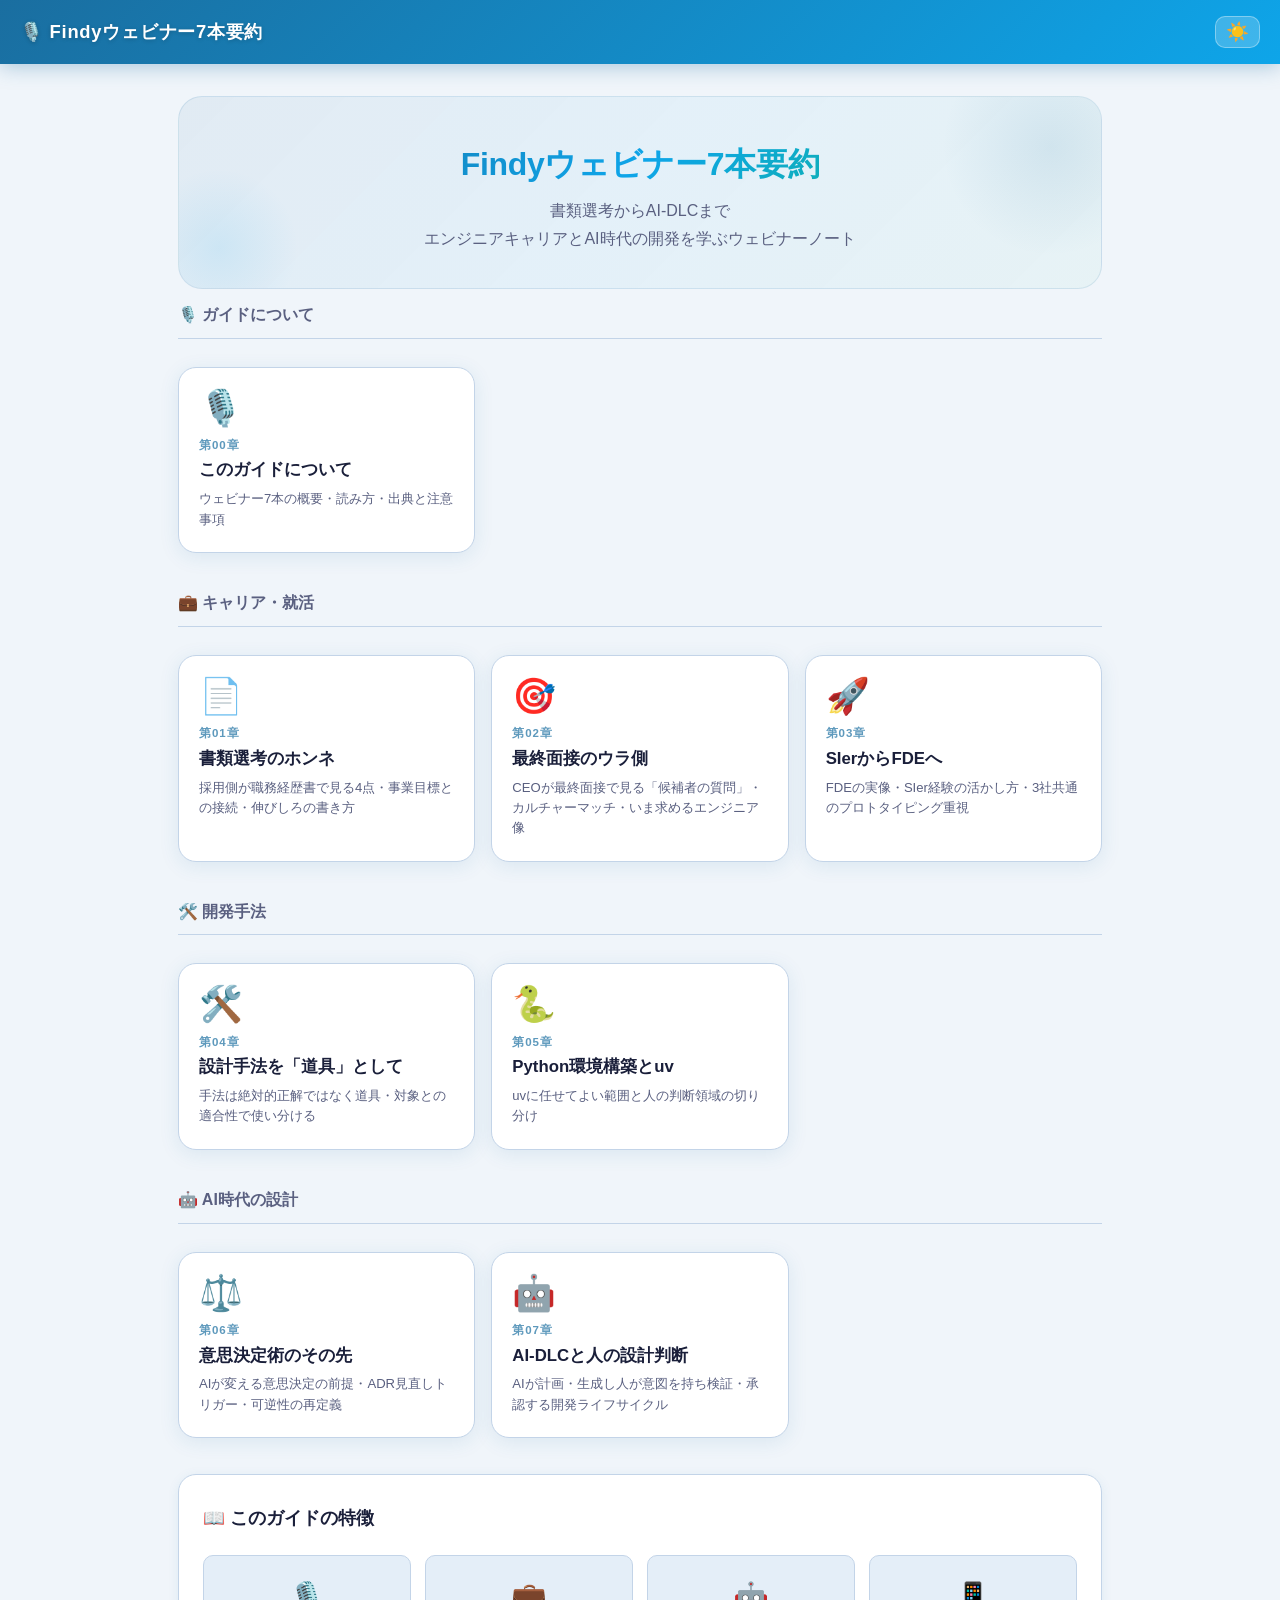
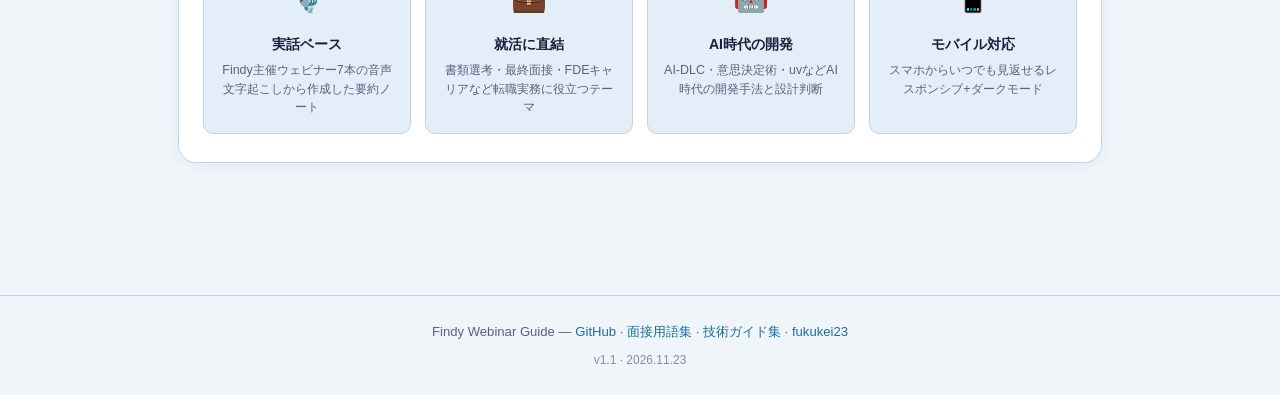
<file: docs/index.html>
<!DOCTYPE html>
<html lang="ja" data-theme="light">
<head>
    <meta charset="UTF-8">
    <meta name="viewport" content="width=device-width, initial-scale=1.0">
    <title>Findyウェビナー7本要約</title>
    <meta name="description" content="Findy主催ウェビナー7本の要約ノート — 書類選考からAI-DLCまで、エンジニアキャリアとAI時代の開発を学ぶ">
    <meta property="og:title" content="Findyウェビナー7本要約">
    <meta property="og:description" content="Findy主催ウェビナー7本の要約ノート — 書類選考からAI-DLCまで、エンジニアキャリアとAI時代の開発を学ぶ">
    <meta property="og:type" content="website">
    <meta property="og:url" content="https://fukukei23.github.io/findy-webinar-guide/">
    <link rel="stylesheet" href="assets/style.css">
    <link rel="icon" href="data:image/svg+xml,<svg xmlns='http://www.w3.org/2000/svg' viewBox='0 0 100 100'><text y='.9em' font-size='90'>🎙️</text></svg>">
</head>
<body class="index-page">
    <header class="site-header">
        <span class="site-title">🎙️ Findyウェビナー7本要約</span>
        <button class="theme-toggle" id="themeToggle" aria-label="テーマ切替">
            <span class="icon-light">☀️</span>
            <span class="icon-dark">🌙</span>
        </button>
    </header>

    <main class="content">
        <section class="hero">
            <h1>Findyウェビナー7本要約</h1>
            <p>書類選考からAI-DLCまで<br>エンジニアキャリアとAI時代の開発を学ぶウェビナーノート</p>
        </section>

        
        <section class="chapter-category">
            <h2 class="chapter-category-heading">🎙️ ガイドについて</h2>
            <div class="chapter-grid">
                
                <a href="chapters/00-overview.html" class="chapter-card">
                    <div class="card-icon">🎙️</div>
                    <div class="card-number">第00章</div>
                    <h2 class="card-title">このガイドについて</h2>
                    <p class="card-desc">ウェビナー7本の概要・読み方・出典と注意事項</p>
                </a>
                
            </div>
        </section>
        
        <section class="chapter-category">
            <h2 class="chapter-category-heading">💼 キャリア・就活</h2>
            <div class="chapter-grid">
                
                <a href="chapters/01-vpoe-document-screening.html" class="chapter-card">
                    <div class="card-icon">📄</div>
                    <div class="card-number">第01章</div>
                    <h2 class="card-title">書類選考のホンネ</h2>
                    <p class="card-desc">採用側が職務経歴書で見る4点・事業目標との接続・伸びしろの書き方</p>
                </a>
                
                <a href="chapters/02-final-interview.html" class="chapter-card">
                    <div class="card-icon">🎯</div>
                    <div class="card-number">第02章</div>
                    <h2 class="card-title">最終面接のウラ側</h2>
                    <p class="card-desc">CEOが最終面接で見る「候補者の質問」・カルチャーマッチ・いま求めるエンジニア像</p>
                </a>
                
                <a href="chapters/03-sier-to-fde.html" class="chapter-card">
                    <div class="card-icon">🚀</div>
                    <div class="card-number">第03章</div>
                    <h2 class="card-title">SIerからFDEへ</h2>
                    <p class="card-desc">FDEの実像・SIer経験の活かし方・3社共通のプロトタイピング重視</p>
                </a>
                
            </div>
        </section>
        
        <section class="chapter-category">
            <h2 class="chapter-category-heading">🛠️ 開発手法</h2>
            <div class="chapter-grid">
                
                <a href="chapters/04-design-tools.html" class="chapter-card">
                    <div class="card-icon">🛠️</div>
                    <div class="card-number">第04章</div>
                    <h2 class="card-title">設計手法を「道具」として</h2>
                    <p class="card-desc">手法は絶対的正解ではなく道具・対象との適合性で使い分ける</p>
                </a>
                
                <a href="chapters/05-python-uv.html" class="chapter-card">
                    <div class="card-icon">🐍</div>
                    <div class="card-number">第05章</div>
                    <h2 class="card-title">Python環境構築とuv</h2>
                    <p class="card-desc">uvに任せてよい範囲と人の判断領域の切り分け</p>
                </a>
                
            </div>
        </section>
        
        <section class="chapter-category">
            <h2 class="chapter-category-heading">🤖 AI時代の設計</h2>
            <div class="chapter-grid">
                
                <a href="chapters/06-decision-making.html" class="chapter-card">
                    <div class="card-icon">⚖️</div>
                    <div class="card-number">第06章</div>
                    <h2 class="card-title">意思決定術のその先</h2>
                    <p class="card-desc">AIが変える意思決定の前提・ADR見直しトリガー・可逆性の再定義</p>
                </a>
                
                <a href="chapters/07-ai-dlc.html" class="chapter-card">
                    <div class="card-icon">🤖</div>
                    <div class="card-number">第07章</div>
                    <h2 class="card-title">AI-DLCと人の設計判断</h2>
                    <p class="card-desc">AIが計画・生成し人が意図を持ち検証・承認する開発ライフサイクル</p>
                </a>
                
            </div>
        </section>
        

        <section class="features">
            <h2>📖 このガイドの特徴</h2>
            <div class="feature-grid">
                <div class="feature-item">
                    <span class="feature-icon">🎙️</span>
                    <h3>実話ベース</h3>
                    <p>Findy主催ウェビナー7本の音声文字起こしから作成した要約ノート</p>
                </div>
                <div class="feature-item">
                    <span class="feature-icon">💼</span>
                    <h3>就活に直結</h3>
                    <p>書類選考・最終面接・FDEキャリアなど転職実務に役立つテーマ</p>
                </div>
                <div class="feature-item">
                    <span class="feature-icon">🤖</span>
                    <h3>AI時代の開発</h3>
                    <p>AI-DLC・意思決定術・uvなどAI時代の開発手法と設計判断</p>
                </div>
                <div class="feature-item">
                    <span class="feature-icon">📱</span>
                    <h3>モバイル対応</h3>
                    <p>スマホからいつでも見返せるレスポンシブ+ダークモード</p>
                </div>
            </div>
        </section>
    </main>

    <footer class="site-footer">
        <p>Findy Webinar Guide — <a href="https://github.com/fukukei23/findy-webinar-guide">GitHub</a>
         · <a href="https://fukukei23.github.io/guides/interview-glossary/">面接用語集</a>
         · <a href="https://fukukei23.github.io/guides/">技術ガイド集</a>
         · <a href="https://fukukei23.github.io/">fukukei23</a></p>
        <p class="site-version">v1.1 · 2026.11.23</p>
    </footer>

    <script src="assets/script.js"></script>
</body>
</html>
</file>
<file: docs/assets/style.css>
/* SSOT Guide — Visual Design v1 */

:root {
    --bg: #f0f5fa;
    --bg-card: #ffffff;
    --bg-secondary: #e4eef8;
    --text: #1a1f3a;
    --text-secondary: #5a6080;
    --accent: #1a6ea0;
    --accent-2: #0ea5e9;
    --accent-3: #10b981;
    --accent-bg: #e3f0fa;
    --accent-dark: #155a80;
    --green: #10b981;
    --green-bg: #ecfdf5;
    --amber: #f59e0b;
    --amber-bg: #fffbeb;
    --red: #ef4444;
    --red-bg: #fef2f2;
    --blue: #3b82f6;
    --blue-bg: #eff6ff;
    --border: #c3d4e8;
    --code-bg: #16303f;
    --code-text: #e2e8f0;
    --radius: 18px;
    --radius-sm: 10px;
    --shadow: 0 2px 12px rgba(26,110,160,0.08);
    --shadow-lg: 0 8px 32px rgba(26,110,160,0.14);
    --shadow-card: 0 4px 20px rgba(26,110,160,0.10);
    --header-h: 64px;
    --font: -apple-system, BlinkMacSystemFont, 'Segoe UI', Roboto, 'Noto Sans JP', 'Hiragino Sans', sans-serif;
    --font-mono: 'JetBrains Mono', 'Fira Code', 'Cascadia Code', ui-monospace, monospace;
    /* gradient colors */
    --grad-1: #1a6ea0;
    --grad-2: #0ea5e9;
    --grad-3: #10b981;
}

[data-theme="dark"] {
    --bg: #0d0f1e;
    --bg-card: #161929;
    --bg-secondary: #1e2240;
    --text: #e2e8f0;
    --text-secondary: #94a3b8;
    --accent: #3a8fc4;
    --accent-2: #38bdf8;
    --accent-3: #34d399;
    --accent-bg: #1e1b4b;
    --accent-dark: #a5b4fc;
    --green-bg: #064e3b;
    --amber-bg: #451a03;
    --red-bg: #450a0a;
    --blue-bg: #172554;
    --border: #2d3362;
    --code-bg: #0d0f1e;
    --code-text: #e2e8f0;
    --shadow: 0 2px 12px rgba(0,0,0,0.4);
    --shadow-lg: 0 8px 32px rgba(0,0,0,0.5);
    --shadow-card: 0 4px 20px rgba(0,0,0,0.35);
    --grad-1: #3a8fc4;
    --grad-2: #38bdf8;
    --grad-3: #34d399;
}

*, *::before, *::after { box-sizing: border-box; margin: 0; padding: 0; }
html { font-size: 16px; scroll-behavior: smooth; -webkit-text-size-adjust: 100%; }
body { font-family: var(--font); color: var(--text); background: var(--bg); line-height: 1.8; min-height: 100vh; }
a { color: var(--accent-dark); text-decoration: none; }
a:hover { text-decoration: underline; }

/* ===== HEADER ===== */
.site-header {
    position: fixed;
    top: 0; left: 0; right: 0;
    height: var(--header-h);
    background: linear-gradient(135deg, var(--grad-1) 0%, var(--grad-2) 100%);
    color: #fff;
    display: flex;
    align-items: center;
    justify-content: space-between;
    padding: 0 20px;
    z-index: 100;
    box-shadow: 0 2px 20px rgba(26,110,160,0.35);
}

.site-title {
    font-size: 1.15rem;
    font-weight: 800;
    color: #fff;
    white-space: nowrap;
    letter-spacing: 0.04em;
    text-shadow: 0 1px 4px rgba(0,0,0,0.2);
}

/* Hamburger */
.menu-toggle {
    display: flex;
    flex-direction: column;
    gap: 5px;
    background: rgba(255,255,255,0.15);
    border: 1.5px solid rgba(255,255,255,0.3);
    cursor: pointer;
    padding: 8px 10px;
    border-radius: 8px;
}
.menu-toggle span {
    display: block;
    width: 20px;
    height: 2px;
    background: #fff;
    border-radius: 2px;
    transition: transform 0.3s, opacity 0.3s;
}
.menu-toggle.active span:nth-child(1) { transform: translateY(7px) rotate(45deg); }
.menu-toggle.active span:nth-child(2) { opacity: 0; }
.menu-toggle.active span:nth-child(3) { transform: translateY(-7px) rotate(-45deg); }

.theme-toggle {
    background: rgba(255,255,255,0.2);
    border: 1.5px solid rgba(255,255,255,0.35);
    cursor: pointer;
    font-size: 1.15rem;
    padding: 6px 10px;
    border-radius: 10px;
    line-height: 1;
    transition: background 0.2s;
}
.theme-toggle:hover { background: rgba(255,255,255,0.35); }
[data-theme="light"] .icon-dark { display: none; }
[data-theme="dark"] .icon-light { display: none; }

/* ===== SIDEBAR ===== */
.sidebar {
    position: fixed;
    top: var(--header-h);
    left: 0; bottom: 0;
    width: 290px;
    background: var(--bg-card);
    border-right: 1px solid var(--border);
    transform: translateX(-100%);
    transition: transform 0.3s cubic-bezier(.4,0,.2,1);
    z-index: 90;
    overflow-y: auto;
    padding: 16px 0;
    box-shadow: 4px 0 24px rgba(26,110,160,0.08);
}
.sidebar.open { transform: translateX(0); }

.sidebar-header {
    padding: 4px 20px 16px;
    border-bottom: 1px solid var(--border);
    margin-bottom: 8px;
}
.sidebar-header a { font-weight: 700; font-size: 1rem; color: var(--accent-dark); }

.sidebar-link {
    display: flex;
    align-items: center;
    gap: 12px;
    padding: 11px 24px;
    color: var(--text-secondary);
    font-size: 0.9rem;
    transition: background 0.15s, color 0.15s, padding-left 0.15s;
    border-left: 3px solid transparent;
}
.sidebar-link:hover {
    background: var(--accent-bg);
    color: var(--accent);
    text-decoration: none;
    padding-left: 28px;
    border-left-color: var(--accent);
}
.sidebar-link.active {
    color: var(--accent);
    font-weight: 700;
    background: var(--accent-bg);
    border-left: 3px solid var(--accent);
}
.sidebar-icon { font-size: 1.1rem; flex-shrink: 0; }

.sidebar-overlay {
    display: none;
    position: fixed;
    inset: 0;
    top: var(--header-h);
    background: rgba(0,0,0,0.45);
    backdrop-filter: blur(2px);
    z-index: 80;
}
.sidebar-overlay.visible { display: block; }

/* ===== CONTENT ===== */
.content {
    max-width: 900px;
    margin: 0 auto;
    padding: calc(var(--header-h) + 24px) 18px 72px;
}

/* Chapter nav top */
.chapter-nav-top {
    display: flex;
    justify-content: space-between;
    gap: 8px;
    margin-bottom: 24px;
    font-size: 0.85rem;
}
.nav-prev, .nav-next {
    color: var(--accent);
    padding: 8px 16px;
    border: 1.5px solid var(--accent);
    border-radius: var(--radius-sm);
    font-weight: 700;
    transition: all 0.2s;
}
.nav-prev:hover, .nav-next:hover {
    background: var(--accent);
    color: #fff;
    text-decoration: none;
    transform: translateY(-1px);
    box-shadow: var(--shadow);
}

/* ===== CHAPTER BODY ===== */
.chapter-body h1 {
    font-size: 1.8rem;
    margin-bottom: 8px;
    color: var(--accent-dark);
    letter-spacing: 0.01em;
    line-height: 1.3;
}
.chapter-body h1 + p {
    color: var(--text-secondary);
    font-size: 0.95rem;
    margin-bottom: 28px;
    padding-bottom: 20px;
    border-bottom: 2px solid var(--border);
}
.chapter-body h2 {
    font-size: 1.25rem;
    margin-top: 40px;
    margin-bottom: 16px;
    padding: 10px 16px;
    background: linear-gradient(90deg, var(--accent-bg) 0%, transparent 100%);
    border-left: 4px solid var(--accent);
    border-radius: 0 var(--radius-sm) var(--radius-sm) 0;
    color: var(--accent-dark);
    font-weight: 800;
}
.chapter-body h3 {
    font-size: 1.05rem;
    margin-top: 28px;
    margin-bottom: 12px;
    color: var(--text);
    font-weight: 700;
    display: flex;
    align-items: center;
    gap: 8px;
}
.chapter-body h3::before {
    content: '';
    display: inline-block;
    width: 4px;
    height: 1em;
    background: linear-gradient(180deg, var(--grad-2), var(--grad-3));
    border-radius: 2px;
    flex-shrink: 0;
}
.chapter-body h4 {
    font-size: 0.95rem;
    margin-top: 18px;
    margin-bottom: 8px;
    font-weight: 700;
    color: var(--accent-dark);
}
.chapter-body p { margin-bottom: 14px; }
.chapter-body ul, .chapter-body ol { margin-bottom: 14px; padding-left: 22px; }
.chapter-body li { margin-bottom: 8px; padding-left: 4px; }
.chapter-body strong { color: var(--accent-dark); font-weight: 700; }
.chapter-body hr {
    border: none;
    height: 2px;
    background: linear-gradient(90deg, var(--accent), var(--accent-2), transparent);
    margin: 32px 0;
    border-radius: 1px;
}

/* ===== CODE BLOCKS ===== */
.code-block-wrapper { position: relative; margin-bottom: 18px; }
.chapter-body pre {
    background: var(--code-bg);
    color: var(--code-text);
    padding: 20px 18px;
    border-radius: var(--radius-sm);
    overflow-x: auto;
    font-size: 0.82rem;
    line-height: 1.75;
    border: 1px solid var(--border);
    box-shadow: var(--shadow-lg);
}
.chapter-body code { font-family: var(--font-mono); font-size: 0.9em; }
.chapter-body :not(pre) > code {
    background: var(--accent-bg);
    color: var(--accent-dark);
    padding: 2px 6px;
    border-radius: 5px;
    font-size: 0.88em;
    border: 1px solid rgba(26,110,160,0.2);
}
.copy-btn {
    position: absolute;
    top: 10px; right: 10px;
    background: rgba(26,110,160,0.2);
    color: var(--accent-dark);
    border: 1px solid rgba(26,110,160,0.3);
    padding: 4px 10px;
    border-radius: 6px;
    font-size: 0.75rem;
    cursor: pointer;
    font-family: var(--font);
    transition: all 0.2s;
}
.copy-btn:hover { background: var(--accent); color: #fff; }
.copy-btn.copied { background: var(--green); color: #fff; border-color: var(--green); }

/* ===== TABLES ===== */
.chapter-body table {
    width: 100%;
    border-collapse: collapse;
    margin: 20px 0;
    font-size: 0.88rem;
    border-radius: var(--radius-sm);
    overflow: hidden;
    box-shadow: var(--shadow);
    border: 1px solid var(--border);
}
.chapter-body th {
    background: linear-gradient(135deg, var(--accent) 0%, var(--accent-2) 100%);
    color: #fff;
    padding: 12px 14px;
    text-align: left;
    font-weight: 700;
    font-size: 0.83rem;
    letter-spacing: 0.03em;
}
.chapter-body td {
    padding: 11px 14px;
    border-bottom: 1px solid var(--border);
    background: var(--bg-card);
    vertical-align: top;
}
.chapter-body tr:last-child td { border-bottom: none; }
.chapter-body tr:hover td { background: var(--bg-secondary); }

/* ===== BLOCKQUOTE ===== */
.chapter-body blockquote {
    border-left: 4px solid var(--accent-2);
    background: linear-gradient(90deg, var(--blue-bg) 0%, transparent 100%);
    padding: 14px 18px;
    margin: 18px 0;
    border-radius: 0 var(--radius-sm) var(--radius-sm) 0;
    color: var(--text-secondary);
    font-size: 0.93rem;
    font-style: italic;
}
[data-theme="dark"] .chapter-body blockquote {
    background: linear-gradient(90deg, rgba(56,189,248,0.1) 0%, transparent 100%);
}

/* ===== TOC ===== */
.toc {
    background: var(--bg-secondary);
    border: 1px solid var(--border);
    border-radius: var(--radius);
    padding: 16px 20px;
    margin: 24px 0;
    box-shadow: var(--shadow);
}
.toc-title { font-weight: 800; margin-bottom: 12px; color: var(--accent-dark); font-size: 0.92rem; }
.toc-list { list-style: none; padding: 0; }
.toc-list li a {
    display: block;
    padding: 4px 0;
    color: var(--text-secondary);
    font-size: 0.88rem;
    border-radius: 4px;
    transition: color 0.15s, padding-left 0.15s;
}
.toc-list li a:hover { color: var(--accent); text-decoration: none; padding-left: 6px; }
.toc-h3 a { padding-left: 14px !important; }
.toc-h3 a::before { content: '└ '; color: var(--border); }

/* ===== SEARCH BAR ===== */
.search-bar {
    display: flex;
    align-items: center;
    gap: 6px;
    margin-bottom: 16px;
    padding: 10px 14px;
    background: var(--bg-card);
    border: 1.5px solid var(--border);
    border-radius: var(--radius-sm);
    box-shadow: var(--shadow);
}
.search-bar input {
    flex: 1;
    border: none;
    outline: none;
    background: transparent;
    color: var(--text);
    font-size: 0.9rem;
    font-family: var(--font);
}
.search-count { font-size: 0.78rem; color: var(--text-secondary); white-space: nowrap; }
.search-prev, .search-next, .search-clear {
    background: var(--bg-secondary);
    border: 1px solid var(--border);
    padding: 4px 8px;
    border-radius: 6px;
    cursor: pointer;
    font-size: 0.78rem;
    color: var(--text-secondary);
}
.search-prev:hover, .search-next:hover, .search-clear:hover {
    background: var(--accent);
    color: #fff;
    border-color: var(--accent);
}
.search-highlight { background: #fde047; color: #1a1f3a; border-radius: 2px; padding: 0 2px; }
.search-current { background: #f97316; color: #fff; }

/* ===== CHAPTER NAV BOTTOM ===== */
.chapter-nav-bottom {
    display: grid;
    grid-template-columns: 1fr 1fr;
    gap: 14px;
    margin-top: 48px;
    padding-top: 24px;
    border-top: 2px solid var(--border);
}
.nav-card {
    display: flex;
    flex-direction: column;
    padding: 16px 18px;
    background: var(--bg-card);
    border: 1.5px solid var(--border);
    border-radius: var(--radius);
    color: var(--text);
    transition: all 0.25s;
    box-shadow: var(--shadow);
}
.nav-card:hover {
    border-color: var(--accent);
    box-shadow: var(--shadow-lg);
    transform: translateY(-2px);
    text-decoration: none;
}
.nav-card.prev { text-align: left; }
.nav-card.next { text-align: right; }
.nav-label { font-size: 0.78rem; color: var(--text-secondary); margin-bottom: 4px; }
.nav-title { font-size: 0.92rem; font-weight: 700; color: var(--accent); }

/* ===== INDEX PAGE ===== */
.index-page .content {
    max-width: 960px;
    padding-top: calc(var(--header-h) + 32px);
}

/* Hero section */
.hero {
    text-align: center;
    padding: 48px 24px 36px;
    margin-bottom: 12px;
    background: linear-gradient(135deg, rgba(26,110,160,0.07) 0%, rgba(14,165,233,0.05) 50%, rgba(16,185,129,0.04) 100%);
    border-radius: 24px;
    border: 1px solid rgba(26,110,160,0.12);
    position: relative;
    overflow: hidden;
}
.hero::before {
    content: '';
    position: absolute;
    top: -60px; right: -60px;
    width: 220px; height: 220px;
    background: radial-gradient(circle, rgba(26,110,160,0.1) 0%, transparent 70%);
    border-radius: 50%;
    pointer-events: none;
}
.hero::after {
    content: '';
    position: absolute;
    bottom: -40px; left: -40px;
    width: 160px; height: 160px;
    background: radial-gradient(circle, rgba(14,165,233,0.1) 0%, transparent 70%);
    border-radius: 50%;
    pointer-events: none;
}
.hero h1 {
    font-size: 2rem;
    font-weight: 900;
    background: linear-gradient(135deg, var(--grad-1) 0%, var(--grad-2) 50%, var(--grad-3) 100%);
    -webkit-background-clip: text;
    background-clip: text;
    -webkit-text-fill-color: transparent;
    margin-bottom: 14px;
    letter-spacing: -0.01em;
    line-height: 1.2;
}
.hero p {
    font-size: 1rem;
    color: var(--text-secondary);
    line-height: 1.7;
}

/* Chapter category */
.chapter-category {
    margin-bottom: 36px;
}
.chapter-category-heading {
    font-size: 1rem;
    font-weight: 700;
    color: var(--text-secondary);
    margin-bottom: 16px;
    padding-bottom: 8px;
    border-bottom: 1px solid var(--border);
}

/* Chapter grid */
.chapter-grid {
    display: grid;
    grid-template-columns: repeat(auto-fill, minmax(260px, 1fr));
    gap: 16px;
    margin: 28px 0;
}

.chapter-card {
    display: flex;
    flex-direction: column;
    padding: 22px 20px;
    background: var(--bg-card);
    border: 1.5px solid var(--border);
    border-radius: var(--radius);
    color: var(--text);
    transition: all 0.25s cubic-bezier(.4,0,.2,1);
    box-shadow: var(--shadow-card);
    position: relative;
    overflow: hidden;
}
.chapter-card::before {
    content: '';
    position: absolute;
    top: 0; left: 0; right: 0;
    height: 3px;
    background: linear-gradient(90deg, var(--grad-1) 0%, var(--grad-2) 50%, var(--grad-3) 100%);
    opacity: 0;
    transition: opacity 0.25s;
}
.chapter-card:hover {
    border-color: var(--accent);
    box-shadow: var(--shadow-lg);
    transform: translateY(-4px);
    text-decoration: none;
}
.chapter-card:hover::before { opacity: 1; }
.card-icon { font-size: 2.2rem; margin-bottom: 10px; line-height: 1; }
.card-number {
    font-size: 0.72rem;
    font-weight: 700;
    color: var(--accent);
    letter-spacing: 0.08em;
    text-transform: uppercase;
    margin-bottom: 4px;
    opacity: 0.7;
}
.card-title {
    font-size: 1.05rem;
    font-weight: 800;
    color: var(--text);
    margin-bottom: 8px;
    line-height: 1.3;
    transition: color 0.2s;
}
.chapter-card:hover .card-title { color: var(--accent); }
.card-desc {
    font-size: 0.82rem;
    color: var(--text-secondary);
    line-height: 1.55;
    flex: 1;
}

/* Features section */
.features {
    margin: 28px 0;
    padding: 28px 24px;
    background: var(--bg-card);
    border-radius: var(--radius);
    border: 1px solid var(--border);
    box-shadow: var(--shadow);
}
.features h2 {
    font-size: 1.1rem;
    font-weight: 800;
    color: var(--text);
    margin-bottom: 20px;
}
.feature-grid {
    display: grid;
    grid-template-columns: repeat(auto-fill, minmax(180px, 1fr));
    gap: 14px;
}
.feature-item {
    padding: 16px;
    background: var(--bg-secondary);
    border-radius: var(--radius-sm);
    text-align: center;
    border: 1px solid var(--border);
    transition: transform 0.2s, box-shadow 0.2s;
}
.feature-item:hover { transform: translateY(-2px); box-shadow: var(--shadow); }
.feature-icon { font-size: 1.8rem; margin-bottom: 8px; display: block; }
.feature-item h3 { font-size: 0.88rem; font-weight: 700; margin-bottom: 4px; color: var(--text); }
.feature-item p { font-size: 0.78rem; color: var(--text-secondary); line-height: 1.5; }

/* Footer */
.site-footer {
    text-align: center;
    padding: 24px;
    font-size: 0.82rem;
    color: var(--text-secondary);
    border-top: 1px solid var(--border);
    margin-top: 32px;
}
.site-footer a { color: var(--accent); }
.site-version {
    margin-top: 6px;
    font-size: 0.75rem;
    color: var(--text-secondary);
    opacity: 0.7;
    font-variant-numeric: tabular-nums;
}

/* ===== MOBILE ===== */
@media (max-width: 600px) {
    .hero { padding: 36px 16px 28px; }
    .hero h1 { font-size: 1.55rem; }
    .chapter-grid { grid-template-columns: 1fr; gap: 12px; }
    .chapter-nav-bottom { grid-template-columns: 1fr; }
    .feature-grid { grid-template-columns: repeat(2, 1fr); }
    .content { padding-left: 14px; padding-right: 14px; }
    .chapter-body h1 { font-size: 1.45rem; }
    .chapter-body h2 { font-size: 1.1rem; }
}

/* ===== TABLE WRAPPER ===== */
.table-wrapper { overflow-x: auto; margin-bottom: 20px; }

/* ===== CALLOUTS ===== */
.callout {
    padding: 14px 18px;
    border-radius: var(--radius-sm);
    margin: 18px 0;
    border-left: 4px solid;
    font-size: 0.9rem;
}
.callout-info { background: var(--blue-bg); border-color: var(--blue); }
.callout-tip { background: var(--green-bg); border-color: var(--green); }
.callout-warn { background: var(--amber-bg); border-color: var(--amber); }
.callout-danger { background: var(--red-bg); border-color: var(--red); }
[data-theme="dark"] .callout-info { background: rgba(59,130,246,0.1); }
[data-theme="dark"] .callout-tip { background: rgba(16,185,129,0.1); }
[data-theme="dark"] .callout-warn { background: rgba(245,158,11,0.1); }
[data-theme="dark"] .callout-danger { background: rgba(239,68,68,0.1); }

/* ===== TLDR (3行で分かる) ===== */
.tldr {
    background: var(--blue-bg);
    border-left: 4px solid var(--blue);
    border-radius: 8px;
    padding: 1rem 1.25rem;
    margin: 1.25rem 0;
}
.tldr::before {
    content: "⚡ 3行で分かる";
    display: block;
    font-weight: 700;
    color: var(--blue);
    margin-bottom: 0.5rem;
    font-size: 0.95em;
}
.tldr p:first-of-type { display: none; }  /* 『3行で分かる』見出し行（::beforeで代替表示）を隠す */
.tldr ol { margin: 0.25rem 0 0 1.25rem; padding-left: 0.5rem; }
.tldr li { margin-bottom: 0.35rem; line-height: 1.5; }

/* ===== MERMAID ===== */
.mermaid {
    margin: 20px 0;
    text-align: center;
    overflow-x: auto;
    background: var(--bg-secondary);
    border-radius: var(--radius-sm);
    padding: 16px;
    border: 1px solid var(--border);
}
</file>
